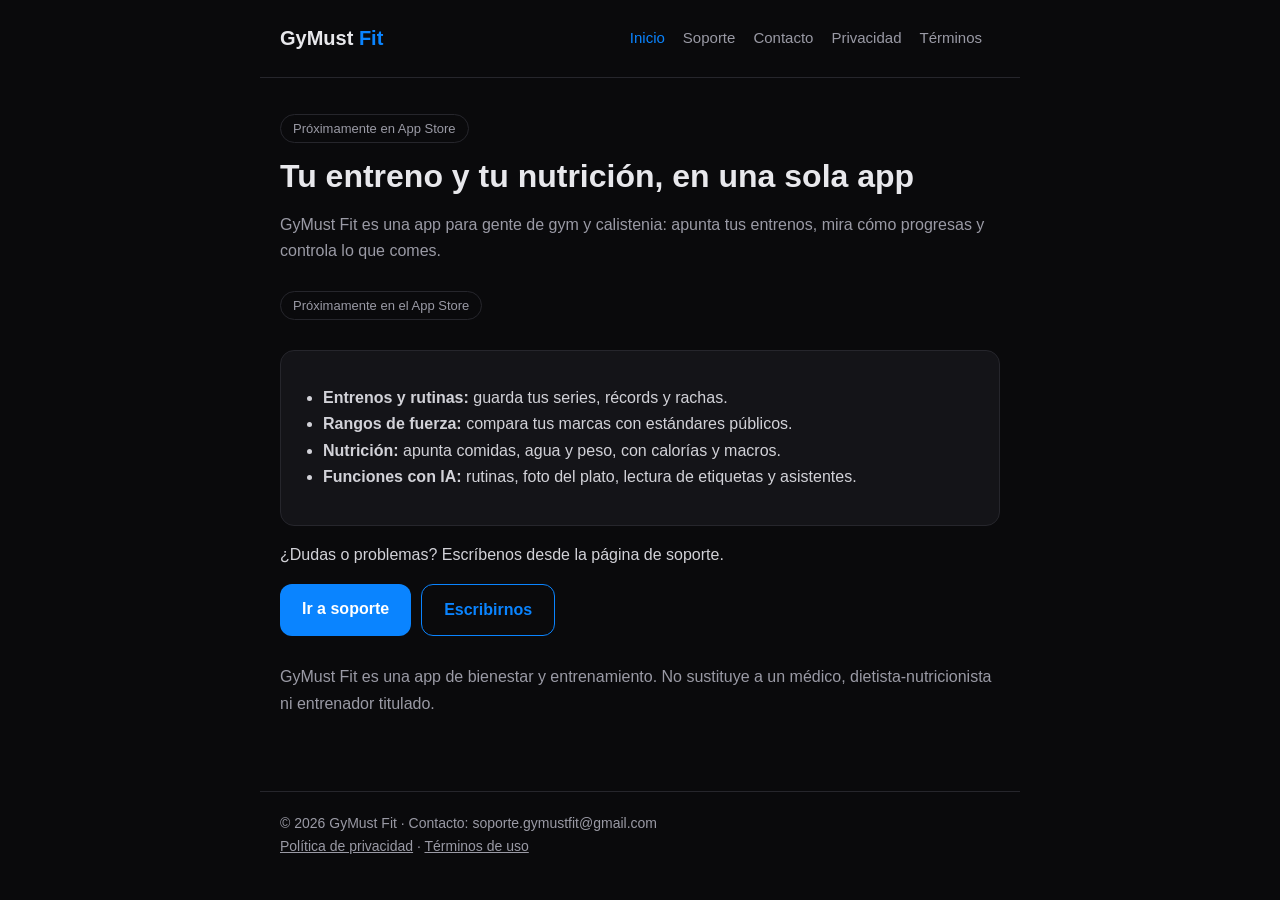
<file: index.html>
<!DOCTYPE html>
<html lang="es"><head><meta charset="utf-8"><meta name="viewport" content="width=device-width,initial-scale=1">
<title>Inicio · GyMust Fit</title><meta name="description" content="App de entrenamiento y nutrición para gente de gym y calistenia.">
<link rel="stylesheet" href="style.css"></head><body>
<header><a class="logo" href="index.html">GyMust <span>Fit</span></a><nav><a href="index.html" class=on>Inicio</a><a href="soporte.html">Soporte</a><a href="contacto.html">Contacto</a><a href="privacidad.html">Privacidad</a><a href="terminos.html">Términos</a></nav></header>
<main>
<span class="tag">Próximamente en App Store</span>
<h1>Tu entreno y tu nutrición, en una sola app</h1>
<p class="sub">GyMust Fit es una app para gente de gym y calistenia: apunta tus entrenos, mira cómo progresas y controla lo que comes.</p>
<!-- BOTÓN DE DESCARGA (provisional: solo texto, sin imitar la insignia de Apple). Cuando Apple apruebe la app: guardar la insignia oficial "Descargar en el App Store" (español, SVG, de las guías de marketing de Apple) como app-store-es.svg y sustituir este bloque por:
<a class="store-badge" href="URL-DE-LA-APP-EN-APP-STORE"><img src="app-store-es.svg" alt="Descargar en el App Store" height="48"></a> -->
<span class="tag">Próximamente en el App Store</span>
<div class="card"><ul>
<li><b>Entrenos y rutinas:</b> guarda tus series, récords y rachas.</li>
<li><b>Rangos de fuerza:</b> compara tus marcas con estándares públicos.</li>
<li><b>Nutrición:</b> apunta comidas, agua y peso, con calorías y macros.</li>
<li><b>Funciones con IA:</b> rutinas, foto del plato, lectura de etiquetas y asistentes.</li>
</ul></div>
<p>¿Dudas o problemas? Escríbenos desde la página de soporte.</p>
<div class="row"><a class="btn" href="soporte.html">Ir a soporte</a><a class="btn alt" href="contacto.html">Escribirnos</a></div>
<p class="sub" style="margin-top:28px">GyMust Fit es una app de bienestar y entrenamiento. No sustituye a un médico, dietista-nutricionista ni entrenador titulado.</p>
</main>
<footer>© 2026 GyMust Fit · Contacto: soporte.gymustfit@gmail.com<br><a href="privacidad.html">Política de privacidad</a> · <a href="terminos.html">Términos de uso</a></footer>
</body></html>
</file>
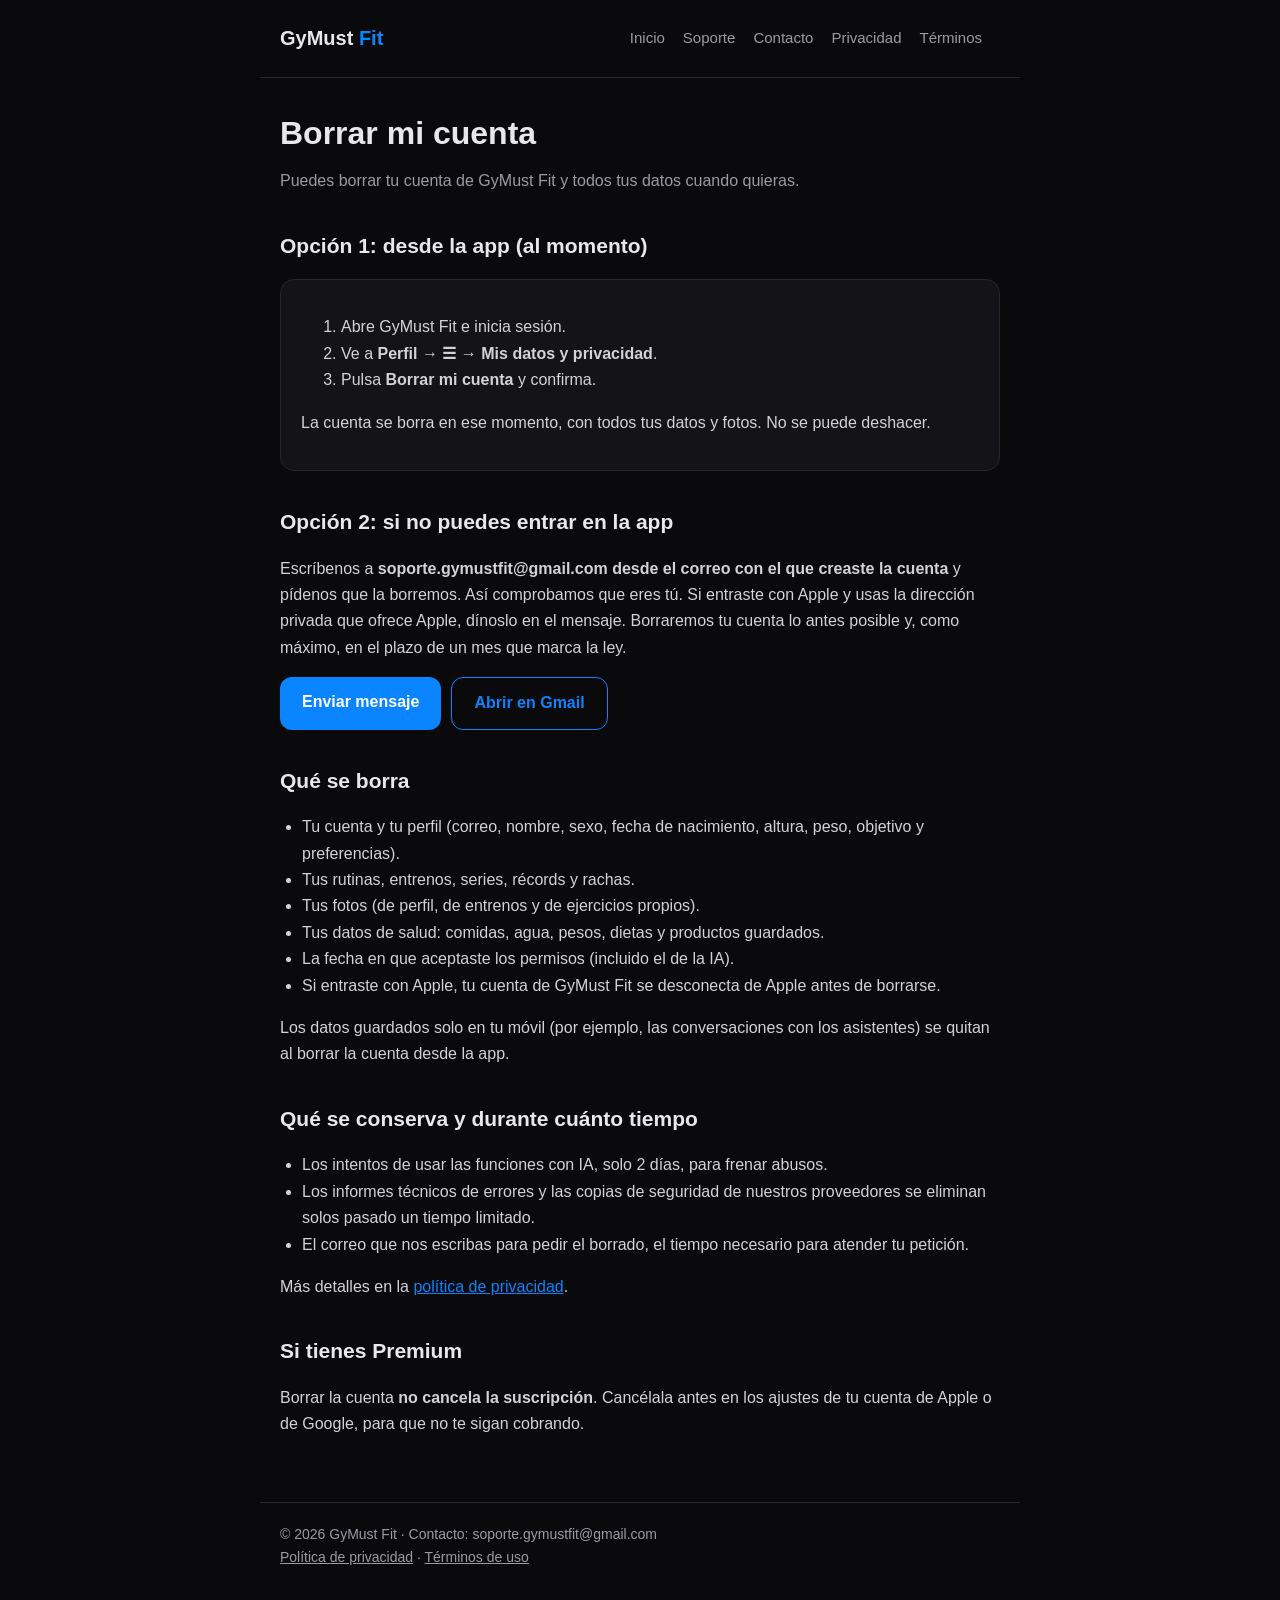
<file: borrar-cuenta.html>
<!DOCTYPE html>
<html lang="es"><head><meta charset="utf-8"><meta name="viewport" content="width=device-width,initial-scale=1">
<title>Borrar mi cuenta · GyMust Fit</title><meta name="description" content="Cómo borrar tu cuenta de GyMust Fit y qué datos se eliminan.">
<link rel="stylesheet" href="style.css"></head><body>
<header><a class="logo" href="index.html">GyMust <span>Fit</span></a><nav><a href="index.html">Inicio</a><a href="soporte.html">Soporte</a><a href="contacto.html">Contacto</a><a href="privacidad.html">Privacidad</a><a href="terminos.html">Términos</a></nav></header>
<main>
<h1>Borrar mi cuenta</h1>
<p class="sub">Puedes borrar tu cuenta de GyMust Fit y todos tus datos cuando quieras.</p>

<h2>Opción 1: desde la app (al momento)</h2>
<div class="card">
<ol>
<li>Abre GyMust Fit e inicia sesión.</li>
<li>Ve a <b>Perfil → ☰ → Mis datos y privacidad</b>.</li>
<li>Pulsa <b>Borrar mi cuenta</b> y confirma.</li>
</ol>
<p>La cuenta se borra en ese momento, con todos tus datos y fotos. No se puede deshacer.</p>
</div>

<h2>Opción 2: si no puedes entrar en la app</h2>
<p>Escríbenos a <b>soporte.gymustfit@gmail.com</b> <b>desde el correo con el que creaste la cuenta</b> y pídenos que la borremos. Así comprobamos que eres tú. Si entraste con Apple y usas la dirección privada que ofrece Apple, dínoslo en el mensaje. Borraremos tu cuenta lo antes posible y, como máximo, en el plazo de un mes que marca la ley.</p>
<div class="row">
<a class="btn" href="contacto.html">Enviar mensaje</a>
<a class="btn alt" href="https://mail.google.com/mail/?view=cm&amp;fs=1&amp;to=soporte.gymustfit@gmail.com&amp;su=Borrar%20mi%20cuenta%20de%20GyMust%20Fit" target="_blank" rel="noopener">Abrir en Gmail</a>
</div>

<h2>Qué se borra</h2>
<ul>
<li>Tu cuenta y tu perfil (correo, nombre, sexo, fecha de nacimiento, altura, peso, objetivo y preferencias).</li>
<li>Tus rutinas, entrenos, series, récords y rachas.</li>
<li>Tus fotos (de perfil, de entrenos y de ejercicios propios).</li>
<li>Tus datos de salud: comidas, agua, pesos, dietas y productos guardados.</li>
<li>La fecha en que aceptaste los permisos (incluido el de la IA).</li>
<li>Si entraste con Apple, tu cuenta de GyMust Fit se desconecta de Apple antes de borrarse.</li>
</ul>
<p>Los datos guardados solo en tu móvil (por ejemplo, las conversaciones con los asistentes) se quitan al borrar la cuenta desde la app.</p>

<h2>Qué se conserva y durante cuánto tiempo</h2>
<ul>
<li>Los intentos de usar las funciones con IA, solo 2 días, para frenar abusos.</li>
<li>Los informes técnicos de errores y las copias de seguridad de nuestros proveedores se eliminan solos pasado un tiempo limitado.</li>
<li>El correo que nos escribas para pedir el borrado, el tiempo necesario para atender tu petición.</li>
</ul>
<p>Más detalles en la <a href="privacidad.html">política de privacidad</a>.</p>

<h2>Si tienes Premium</h2>
<p>Borrar la cuenta <b>no cancela la suscripción</b>. Cancélala antes en los ajustes de tu cuenta de Apple o de Google, para que no te sigan cobrando.</p>
</main>
<footer>© 2026 GyMust Fit · Contacto: soporte.gymustfit@gmail.com<br><a href="privacidad.html">Política de privacidad</a> · <a href="terminos.html">Términos de uso</a></footer>
</body></html>
</file>
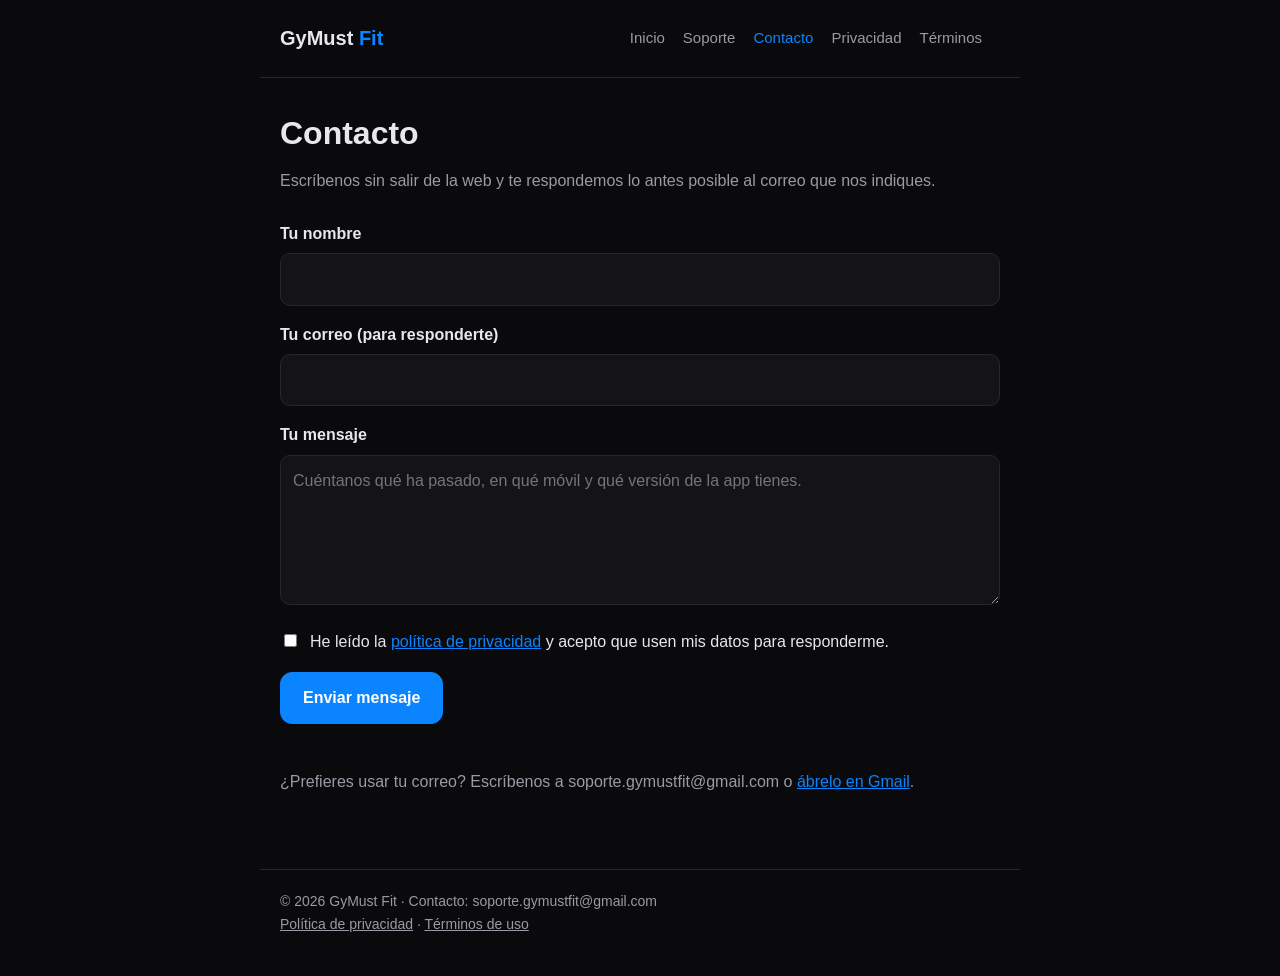
<file: contacto.html>
<!DOCTYPE html>
<html lang="es"><head><meta charset="utf-8"><meta name="viewport" content="width=device-width,initial-scale=1">
<title>Contacto · GyMust Fit</title><meta name="description" content="Contacta con el soporte de GyMust Fit.">
<link rel="stylesheet" href="style.css"></head><body>
<header><a class="logo" href="index.html">GyMust <span>Fit</span></a><nav><a href="index.html">Inicio</a><a href="soporte.html">Soporte</a><a href="contacto.html" class=on>Contacto</a><a href="privacidad.html">Privacidad</a><a href="terminos.html">Términos</a></nav></header>
<main>
<h1>Contacto</h1>
<p class="sub">Escríbenos sin salir de la web y te respondemos lo antes posible al correo que nos indiques.</p>
<div id="caja">
<form id="f" novalidate>
<label for="nombre">Tu nombre</label>
<input type="text" id="nombre" name="name" autocomplete="name" required maxlength="80">
<label for="email">Tu correo (para responderte)</label>
<input type="email" id="email" name="email" autocomplete="email" required maxlength="120">
<label for="mensaje">Tu mensaje</label>
<textarea id="mensaje" name="message" required maxlength="3000" placeholder="Cuéntanos qué ha pasado, en qué móvil y qué versión de la app tienes."></textarea>
<div class="hp" aria-hidden="true"><label>No rellenar<input type="text" name="_honey" tabindex="-1" autocomplete="off"></label></div>
<label class="chk"><input type="checkbox" id="acepto" required><span>He leído la <a href="privacidad.html" target="_blank" rel="noopener">política de privacidad</a> y acepto que usen mis datos para responderme.</span></label>
<button class="btn" type="submit" id="enviar">Enviar mensaje</button>
<p class="err" id="err" role="alert"></p>
</form>
</div>
<p class="sub">¿Prefieres usar tu correo? Escríbenos a soporte.gymustfit@gmail.com o <a href="https://mail.google.com/mail/?view=cm&amp;fs=1&amp;to=soporte.gymustfit@gmail.com&amp;su=Soporte%20GyMust%20Fit" target="_blank" rel="noopener">ábrelo en Gmail</a>.</p>
<script>
(function(){
var f=document.getElementById("f"),err=document.getElementById("err"),btn=document.getElementById("enviar"),caja=document.getElementById("caja");
f.addEventListener("submit",function(ev){
ev.preventDefault();err.textContent="";
var n=f.name.value.trim(),e=f.email.value.trim(),m=f.message.value.trim();
if(f._honey.value){return;}
if(!n||!e||!m){err.textContent="Rellena tu nombre, tu correo y el mensaje.";return;}
if(!/^[^@\s]+@[^@\s]+\.[^@\s]+$/.test(e)){err.textContent="El correo no parece válido.";return;}
if(!document.getElementById("acepto").checked){err.textContent="Tienes que aceptar la política de privacidad.";return;}
btn.disabled=true;btn.textContent="Enviando…";
fetch("https://formsubmit.co/ajax/soporte.gymustfit@gmail.com",{method:"POST",headers:{"Content-Type":"application/json","Accept":"application/json"},
body:JSON.stringify({name:n,email:e,message:m,_subject:"Mensaje desde la web de GyMust Fit",_template:"table"})})
.then(function(r){if(!r.ok)throw new Error("http");return r.json();})
.then(function(){caja.innerHTML='<div class="done"><b>¡Mensaje enviado!</b><br>Te responderemos lo antes posible al correo que nos has dado.</div>';})
.catch(function(){btn.disabled=false;btn.textContent="Enviar mensaje";err.textContent="No se ha podido enviar. Inténtalo de nuevo o escríbenos a soporte.gymustfit@gmail.com.";});
});
})();
</script>
</main>
<footer>© 2026 GyMust Fit · Contacto: soporte.gymustfit@gmail.com<br><a href="privacidad.html">Política de privacidad</a> · <a href="terminos.html">Términos de uso</a></footer>
</body></html>
</file>
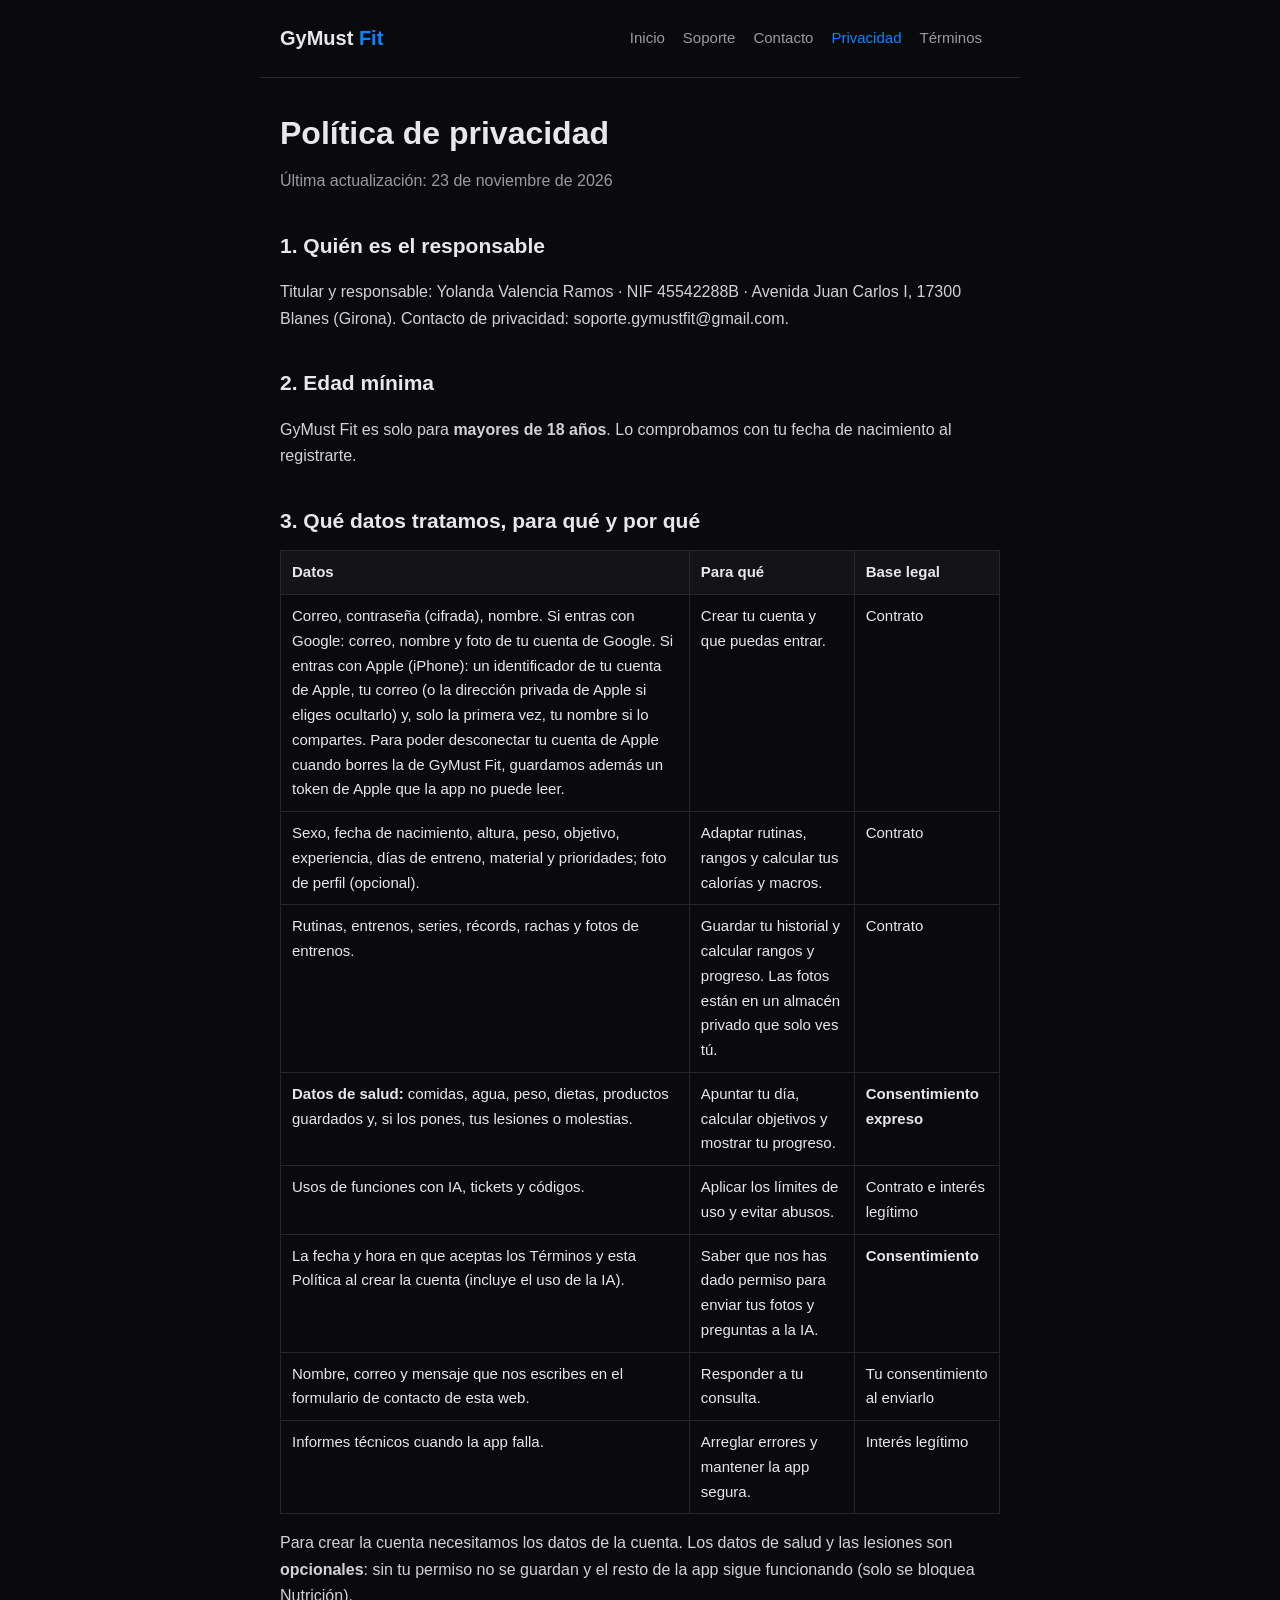
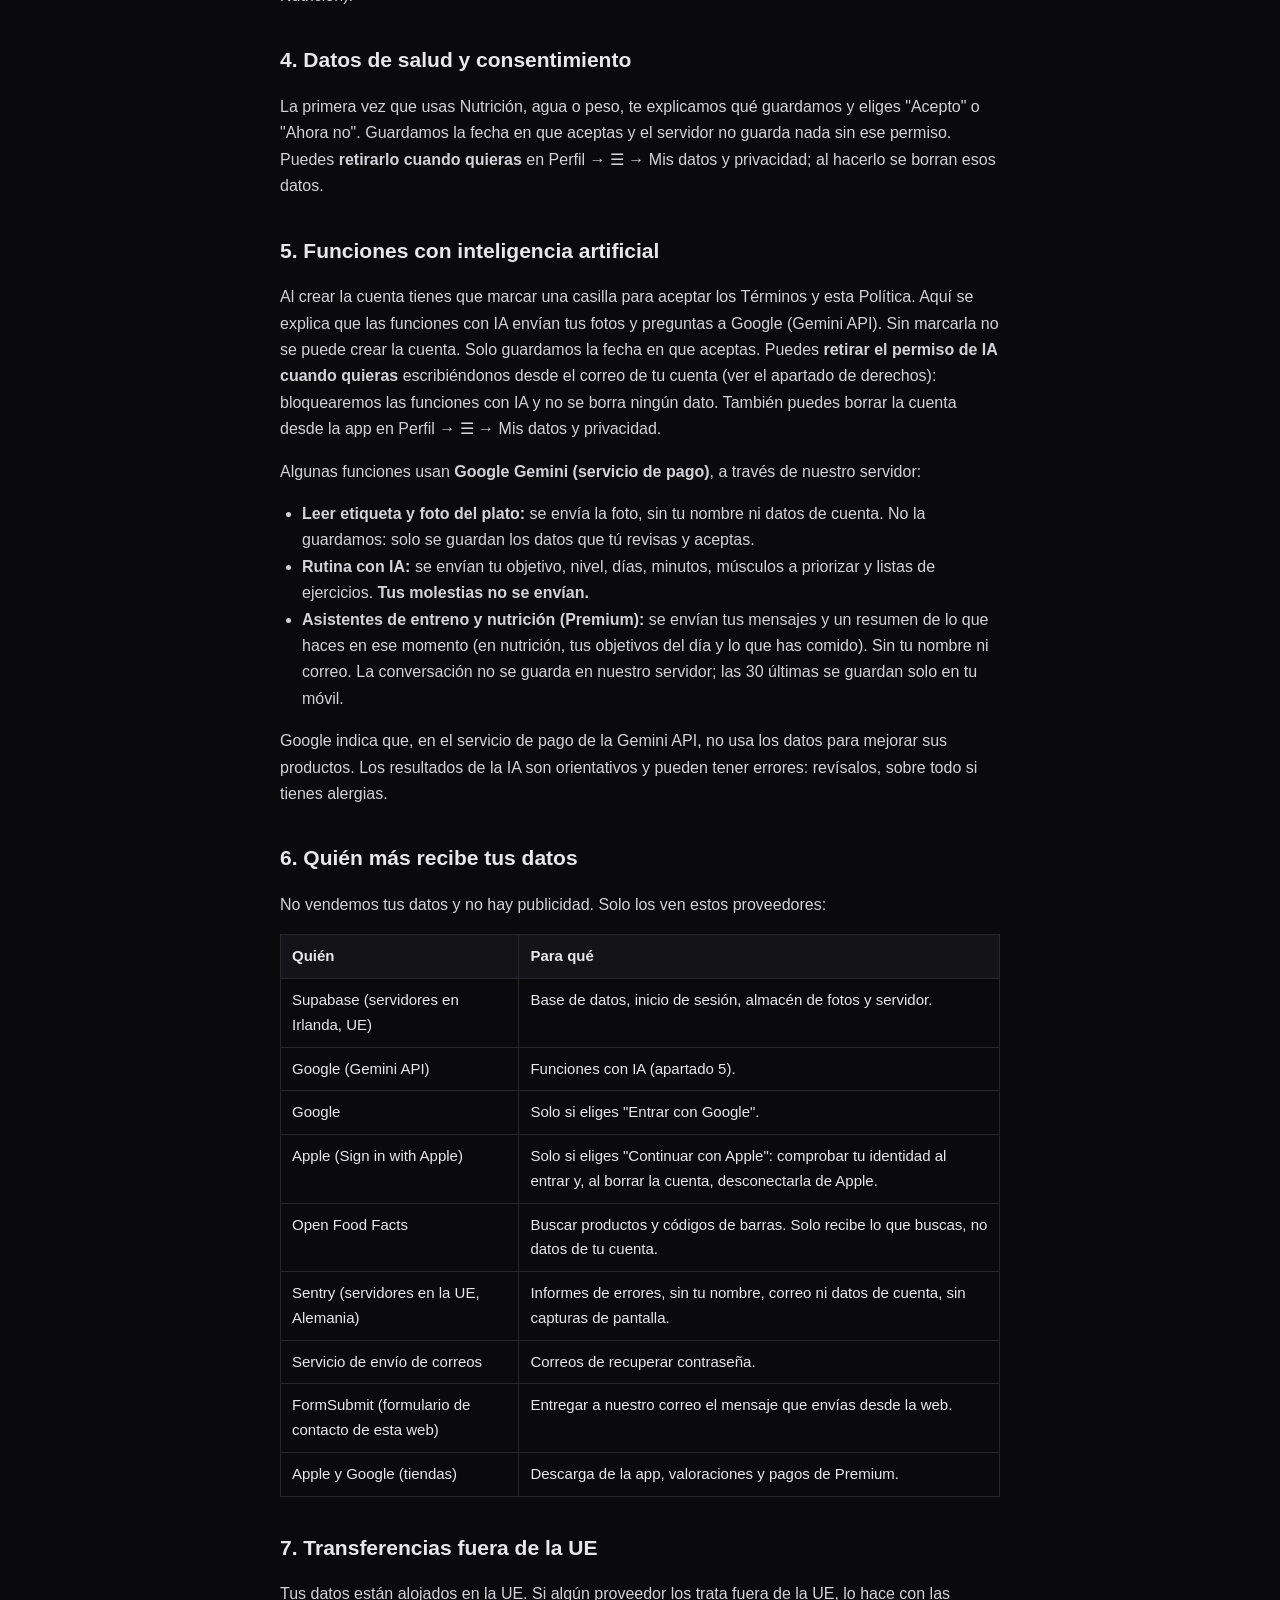
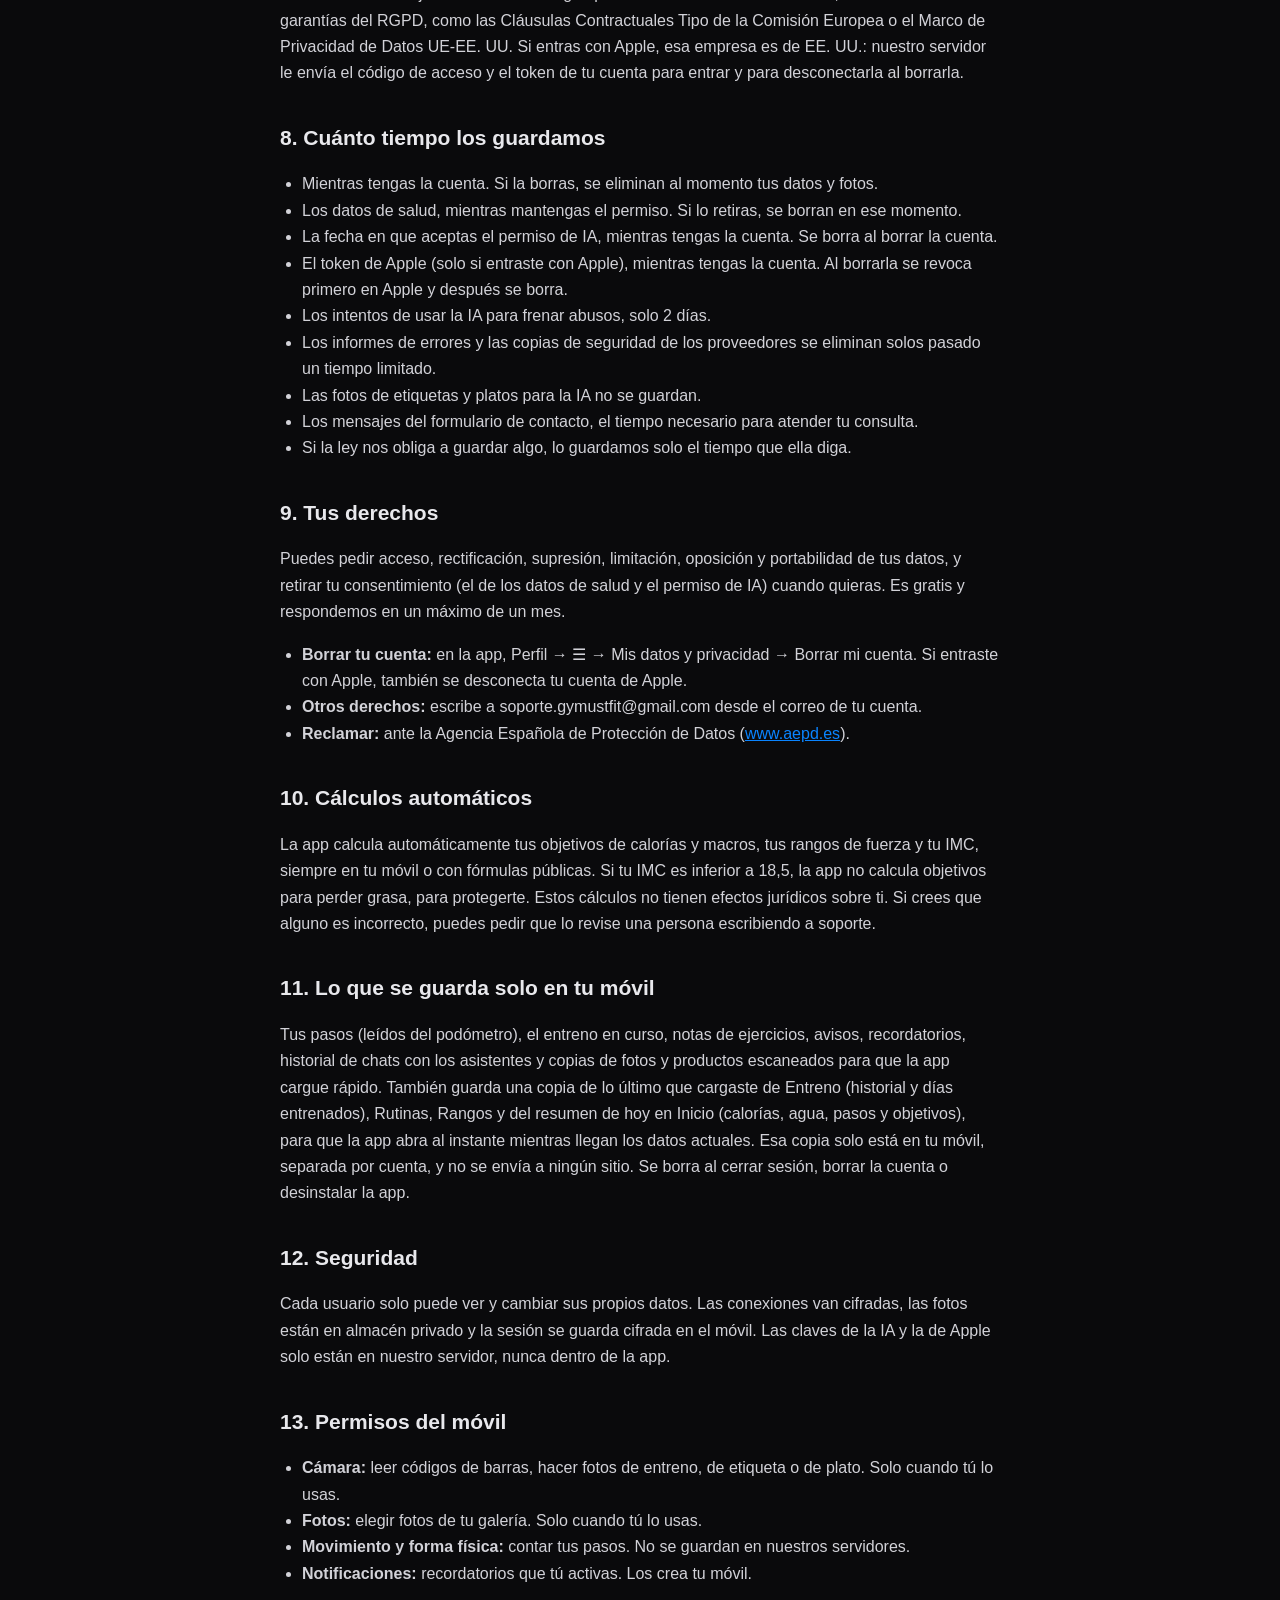
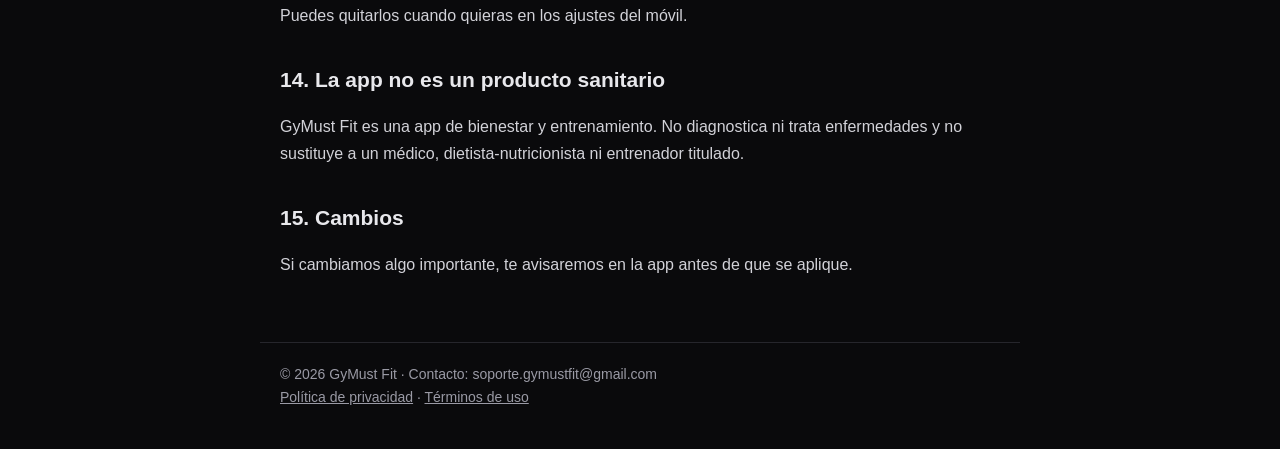
<file: privacidad.html>
<!DOCTYPE html>
<html lang="es"><head><meta charset="utf-8"><meta name="viewport" content="width=device-width,initial-scale=1">
<title>Política de privacidad · GyMust Fit</title><meta name="description" content="Política de privacidad de GyMust Fit.">
<link rel="stylesheet" href="style.css"></head><body>
<header><a class="logo" href="index.html">GyMust <span>Fit</span></a><nav><a href="index.html">Inicio</a><a href="soporte.html">Soporte</a><a href="contacto.html">Contacto</a><a href="privacidad.html" class=on>Privacidad</a><a href="terminos.html">Términos</a></nav></header>
<main>
<h1>Política de privacidad</h1>
<p class="sub">Última actualización: 23 de noviembre de 2026</p>
<h2>1. Quién es el responsable</h2>
<p>Titular y responsable: Yolanda Valencia Ramos · NIF 45542288B · Avenida Juan Carlos I, 17300 Blanes (Girona). Contacto de privacidad: soporte.gymustfit@gmail.com.</p>
<h2>2. Edad mínima</h2>
<p>GyMust Fit es solo para <b>mayores de 18 años</b>. Lo comprobamos con tu fecha de nacimiento al registrarte.</p>
<h2>3. Qué datos tratamos, para qué y por qué</h2>
<table><tr><th>Datos</th><th>Para qué</th><th>Base legal</th></tr>
<tr><td>Correo, contraseña (cifrada), nombre. Si entras con Google: correo, nombre y foto de tu cuenta de Google. Si entras con Apple (iPhone): un identificador de tu cuenta de Apple, tu correo (o la dirección privada de Apple si eliges ocultarlo) y, solo la primera vez, tu nombre si lo compartes. Para poder desconectar tu cuenta de Apple cuando borres la de GyMust Fit, guardamos además un token de Apple que la app no puede leer.</td><td>Crear tu cuenta y que puedas entrar.</td><td>Contrato</td></tr>
<tr><td>Sexo, fecha de nacimiento, altura, peso, objetivo, experiencia, días de entreno, material y prioridades; foto de perfil (opcional).</td><td>Adaptar rutinas, rangos y calcular tus calorías y macros.</td><td>Contrato</td></tr>
<tr><td>Rutinas, entrenos, series, récords, rachas y fotos de entrenos.</td><td>Guardar tu historial y calcular rangos y progreso. Las fotos están en un almacén privado que solo ves tú.</td><td>Contrato</td></tr>
<tr><td><b>Datos de salud:</b> comidas, agua, peso, dietas, productos guardados y, si los pones, tus lesiones o molestias.</td><td>Apuntar tu día, calcular objetivos y mostrar tu progreso.</td><td><b>Consentimiento expreso</b></td></tr>
<tr><td>Usos de funciones con IA, tickets y códigos.</td><td>Aplicar los límites de uso y evitar abusos.</td><td>Contrato e interés legítimo</td></tr>
<tr><td>La fecha y hora en que aceptas los Términos y esta Política al crear la cuenta (incluye el uso de la IA).</td><td>Saber que nos has dado permiso para enviar tus fotos y preguntas a la IA.</td><td><b>Consentimiento</b></td></tr>
<tr><td>Nombre, correo y mensaje que nos escribes en el formulario de contacto de esta web.</td><td>Responder a tu consulta.</td><td>Tu consentimiento al enviarlo</td></tr>
<tr><td>Informes técnicos cuando la app falla.</td><td>Arreglar errores y mantener la app segura.</td><td>Interés legítimo</td></tr></table>
<p>Para crear la cuenta necesitamos los datos de la cuenta. Los datos de salud y las lesiones son <b>opcionales</b>: sin tu permiso no se guardan y el resto de la app sigue funcionando (solo se bloquea Nutrición).</p>
<h2>4. Datos de salud y consentimiento</h2>
<p>La primera vez que usas Nutrición, agua o peso, te explicamos qué guardamos y eliges "Acepto" o "Ahora no". Guardamos la fecha en que aceptas y el servidor no guarda nada sin ese permiso. Puedes <b>retirarlo cuando quieras</b> en Perfil → ☰ → Mis datos y privacidad; al hacerlo se borran esos datos.</p>
<h2>5. Funciones con inteligencia artificial</h2>
<p>Al crear la cuenta tienes que marcar una casilla para aceptar los Términos y esta Política. Aquí se explica que las funciones con IA envían tus fotos y preguntas a Google (Gemini API). Sin marcarla no se puede crear la cuenta. Solo guardamos la fecha en que aceptas. Puedes <b>retirar el permiso de IA cuando quieras</b> escribiéndonos desde el correo de tu cuenta (ver el apartado de derechos): bloquearemos las funciones con IA y no se borra ningún dato. También puedes borrar la cuenta desde la app en Perfil → ☰ → Mis datos y privacidad.</p>
<p>Algunas funciones usan <b>Google Gemini (servicio de pago)</b>, a través de nuestro servidor:</p>
<ul>
<li><b>Leer etiqueta y foto del plato:</b> se envía la foto, sin tu nombre ni datos de cuenta. No la guardamos: solo se guardan los datos que tú revisas y aceptas.</li>
<li><b>Rutina con IA:</b> se envían tu objetivo, nivel, días, minutos, músculos a priorizar y listas de ejercicios. <b>Tus molestias no se envían.</b></li>
<li><b>Asistentes de entreno y nutrición (Premium):</b> se envían tus mensajes y un resumen de lo que haces en ese momento (en nutrición, tus objetivos del día y lo que has comido). Sin tu nombre ni correo. La conversación no se guarda en nuestro servidor; las 30 últimas se guardan solo en tu móvil.</li></ul>
<p>Google indica que, en el servicio de pago de la Gemini API, no usa los datos para mejorar sus productos. Los resultados de la IA son orientativos y pueden tener errores: revísalos, sobre todo si tienes alergias.</p>
<h2>6. Quién más recibe tus datos</h2>
<p>No vendemos tus datos y no hay publicidad. Solo los ven estos proveedores:</p>
<table><tr><th>Quién</th><th>Para qué</th></tr>
<tr><td>Supabase (servidores en Irlanda, UE)</td><td>Base de datos, inicio de sesión, almacén de fotos y servidor.</td></tr>
<tr><td>Google (Gemini API)</td><td>Funciones con IA (apartado 5).</td></tr>
<tr><td>Google</td><td>Solo si eliges "Entrar con Google".</td></tr>
<tr><td>Apple (Sign in with Apple)</td><td>Solo si eliges "Continuar con Apple": comprobar tu identidad al entrar y, al borrar la cuenta, desconectarla de Apple.</td></tr>
<tr><td>Open Food Facts</td><td>Buscar productos y códigos de barras. Solo recibe lo que buscas, no datos de tu cuenta.</td></tr>
<tr><td>Sentry (servidores en la UE, Alemania)</td><td>Informes de errores, sin tu nombre, correo ni datos de cuenta, sin capturas de pantalla.</td></tr>
<tr><td>Servicio de envío de correos</td><td>Correos de recuperar contraseña.</td></tr>
<tr><td>FormSubmit (formulario de contacto de esta web)</td><td>Entregar a nuestro correo el mensaje que envías desde la web.</td></tr>
<tr><td>Apple y Google (tiendas)</td><td>Descarga de la app, valoraciones y pagos de Premium.</td></tr></table>
<h2>7. Transferencias fuera de la UE</h2>
<p>Tus datos están alojados en la UE. Si algún proveedor los trata fuera de la UE, lo hace con las garantías del RGPD, como las Cláusulas Contractuales Tipo de la Comisión Europea o el Marco de Privacidad de Datos UE-EE. UU. Si entras con Apple, esa empresa es de EE. UU.: nuestro servidor le envía el código de acceso y el token de tu cuenta para entrar y para desconectarla al borrarla.</p>
<h2>8. Cuánto tiempo los guardamos</h2>
<ul>
<li>Mientras tengas la cuenta. Si la borras, se eliminan al momento tus datos y fotos.</li>
<li>Los datos de salud, mientras mantengas el permiso. Si lo retiras, se borran en ese momento.</li>
<li>La fecha en que aceptas el permiso de IA, mientras tengas la cuenta. Se borra al borrar la cuenta.</li>
<li>El token de Apple (solo si entraste con Apple), mientras tengas la cuenta. Al borrarla se revoca primero en Apple y después se borra.</li>
<li>Los intentos de usar la IA para frenar abusos, solo 2 días.</li>
<li>Los informes de errores y las copias de seguridad de los proveedores se eliminan solos pasado un tiempo limitado.</li>
<li>Las fotos de etiquetas y platos para la IA no se guardan.</li>
<li>Los mensajes del formulario de contacto, el tiempo necesario para atender tu consulta.</li>
<li>Si la ley nos obliga a guardar algo, lo guardamos solo el tiempo que ella diga.</li></ul>
<h2>9. Tus derechos</h2>
<p>Puedes pedir acceso, rectificación, supresión, limitación, oposición y portabilidad de tus datos, y retirar tu consentimiento (el de los datos de salud y el permiso de IA) cuando quieras. Es gratis y respondemos en un máximo de un mes.</p>
<ul><li><b>Borrar tu cuenta:</b> en la app, Perfil → ☰ → Mis datos y privacidad → Borrar mi cuenta. Si entraste con Apple, también se desconecta tu cuenta de Apple.</li>
<li><b>Otros derechos:</b> escribe a soporte.gymustfit@gmail.com desde el correo de tu cuenta.</li>
<li><b>Reclamar:</b> ante la Agencia Española de Protección de Datos (<a href="https://www.aepd.es">www.aepd.es</a>).</li></ul>
<h2>10. Cálculos automáticos</h2>
<p>La app calcula automáticamente tus objetivos de calorías y macros, tus rangos de fuerza y tu IMC, siempre en tu móvil o con fórmulas públicas. Si tu IMC es inferior a 18,5, la app no calcula objetivos para perder grasa, para protegerte. Estos cálculos no tienen efectos jurídicos sobre ti. Si crees que alguno es incorrecto, puedes pedir que lo revise una persona escribiendo a soporte.</p>
<h2>11. Lo que se guarda solo en tu móvil</h2>
<p>Tus pasos (leídos del podómetro), el entreno en curso, notas de ejercicios, avisos, recordatorios, historial de chats con los asistentes y copias de fotos y productos escaneados para que la app cargue rápido. También guarda una copia de lo último que cargaste de Entreno (historial y días entrenados), Rutinas, Rangos y del resumen de hoy en Inicio (calorías, agua, pasos y objetivos), para que la app abra al instante mientras llegan los datos actuales. Esa copia solo está en tu móvil, separada por cuenta, y no se envía a ningún sitio. Se borra al cerrar sesión, borrar la cuenta o desinstalar la app.</p>
<h2>12. Seguridad</h2>
<p>Cada usuario solo puede ver y cambiar sus propios datos. Las conexiones van cifradas, las fotos están en almacén privado y la sesión se guarda cifrada en el móvil. Las claves de la IA y la de Apple solo están en nuestro servidor, nunca dentro de la app.</p>
<h2>13. Permisos del móvil</h2>
<ul><li><b>Cámara:</b> leer códigos de barras, hacer fotos de entreno, de etiqueta o de plato. Solo cuando tú lo usas.</li>
<li><b>Fotos:</b> elegir fotos de tu galería. Solo cuando tú lo usas.</li>
<li><b>Movimiento y forma física:</b> contar tus pasos. No se guardan en nuestros servidores.</li>
<li><b>Notificaciones:</b> recordatorios que tú activas. Los crea tu móvil.</li></ul>
<p>Puedes quitarlos cuando quieras en los ajustes del móvil.</p>
<h2>14. La app no es un producto sanitario</h2>
<p>GyMust Fit es una app de bienestar y entrenamiento. No diagnostica ni trata enfermedades y no sustituye a un médico, dietista-nutricionista ni entrenador titulado.</p>
<h2>15. Cambios</h2>
<p>Si cambiamos algo importante, te avisaremos en la app antes de que se aplique.</p>
</main>
<footer>© 2026 GyMust Fit · Contacto: soporte.gymustfit@gmail.com<br><a href="privacidad.html">Política de privacidad</a> · <a href="terminos.html">Términos de uso</a></footer>
</body></html>
</file>
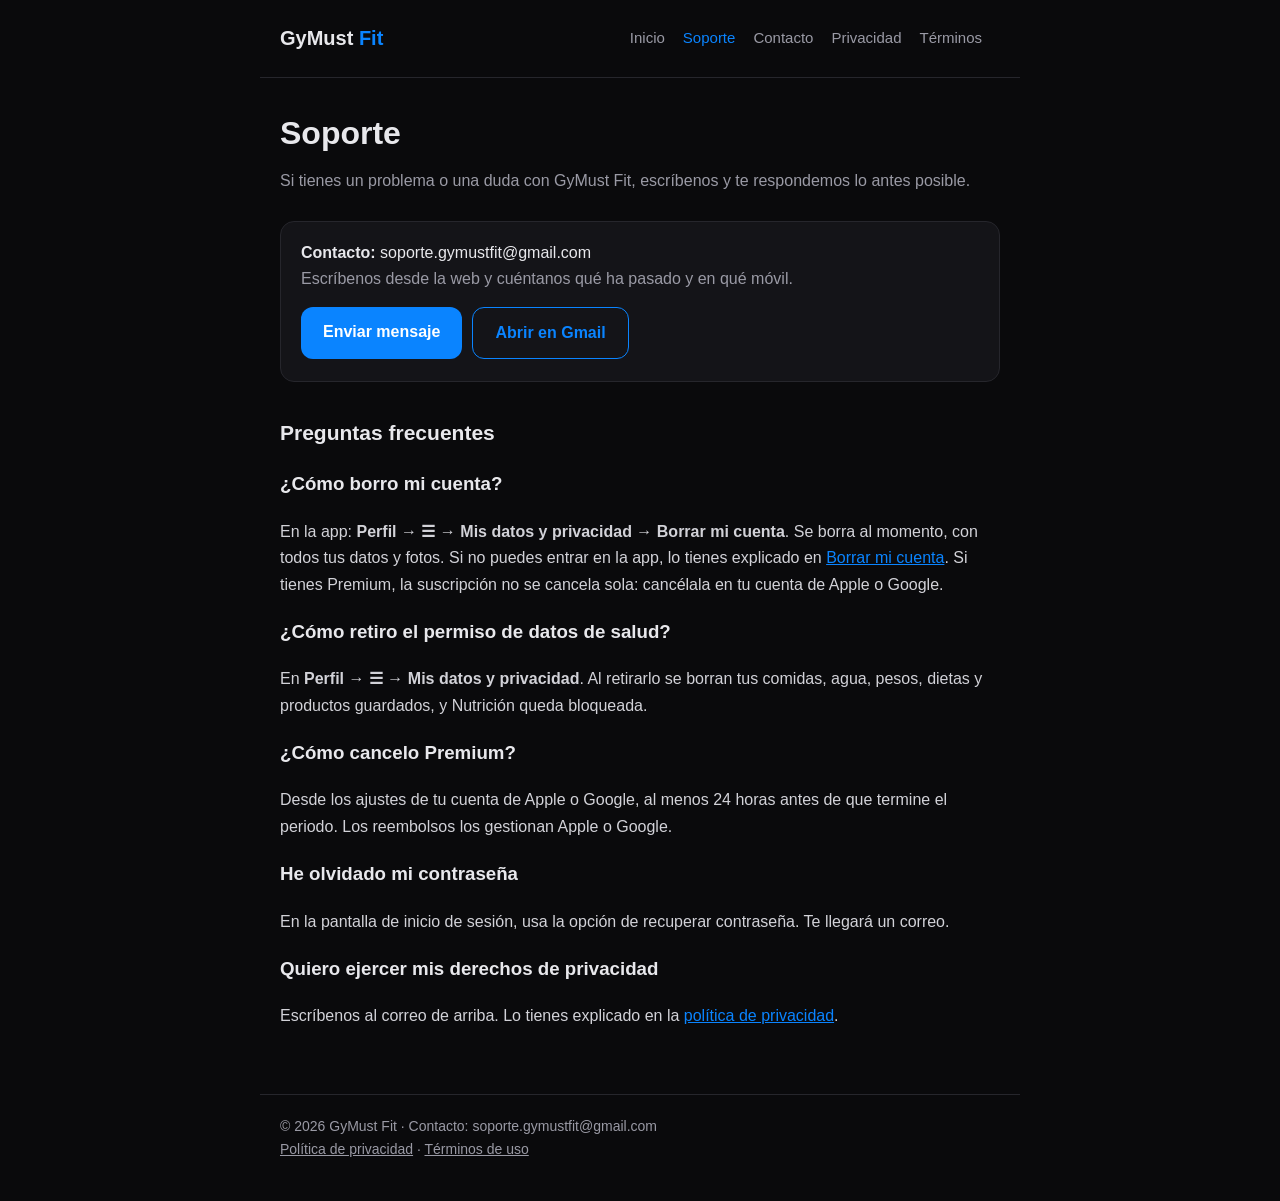
<file: soporte.html>
<!DOCTYPE html>
<html lang="es"><head><meta charset="utf-8"><meta name="viewport" content="width=device-width,initial-scale=1">
<title>Soporte · GyMust Fit</title><meta name="description" content="Soporte de GyMust Fit: contacto y preguntas frecuentes.">
<link rel="stylesheet" href="style.css"></head><body>
<header><a class="logo" href="index.html">GyMust <span>Fit</span></a><nav><a href="index.html">Inicio</a><a href="soporte.html" class=on>Soporte</a><a href="contacto.html">Contacto</a><a href="privacidad.html">Privacidad</a><a href="terminos.html">Términos</a></nav></header>
<main>
<h1>Soporte</h1>
<p class="sub">Si tienes un problema o una duda con GyMust Fit, escríbenos y te respondemos lo antes posible.</p>
<div class="card"><b>Contacto:</b> soporte.gymustfit@gmail.com<br>
<span style="color:var(--mut)">Escríbenos desde la web y cuéntanos qué ha pasado y en qué móvil.</span>
<div class="row">
<a class="btn" href="contacto.html">Enviar mensaje</a>
<a class="btn alt" href="https://mail.google.com/mail/?view=cm&amp;fs=1&amp;to=soporte.gymustfit@gmail.com&amp;su=Soporte%20GyMust%20Fit" target="_blank" rel="noopener">Abrir en Gmail</a>
</div></div>
<h2>Preguntas frecuentes</h2>
<h3>¿Cómo borro mi cuenta?</h3>
<p>En la app: <b>Perfil → ☰ → Mis datos y privacidad → Borrar mi cuenta</b>. Se borra al momento, con todos tus datos y fotos. Si no puedes entrar en la app, lo tienes explicado en <a href="borrar-cuenta.html">Borrar mi cuenta</a>. Si tienes Premium, la suscripción no se cancela sola: cancélala en tu cuenta de Apple o Google.</p>
<h3>¿Cómo retiro el permiso de datos de salud?</h3>
<p>En <b>Perfil → ☰ → Mis datos y privacidad</b>. Al retirarlo se borran tus comidas, agua, pesos, dietas y productos guardados, y Nutrición queda bloqueada.</p>
<h3>¿Cómo cancelo Premium?</h3>
<p>Desde los ajustes de tu cuenta de Apple o Google, al menos 24 horas antes de que termine el periodo. Los reembolsos los gestionan Apple o Google.</p>
<h3>He olvidado mi contraseña</h3>
<p>En la pantalla de inicio de sesión, usa la opción de recuperar contraseña. Te llegará un correo.</p>
<h3>Quiero ejercer mis derechos de privacidad</h3>
<p>Escríbenos al correo de arriba. Lo tienes explicado en la <a href="privacidad.html">política de privacidad</a>.</p>
</main>
<footer>© 2026 GyMust Fit · Contacto: soporte.gymustfit@gmail.com<br><a href="privacidad.html">Política de privacidad</a> · <a href="terminos.html">Términos de uso</a></footer>
</body></html>
</file>
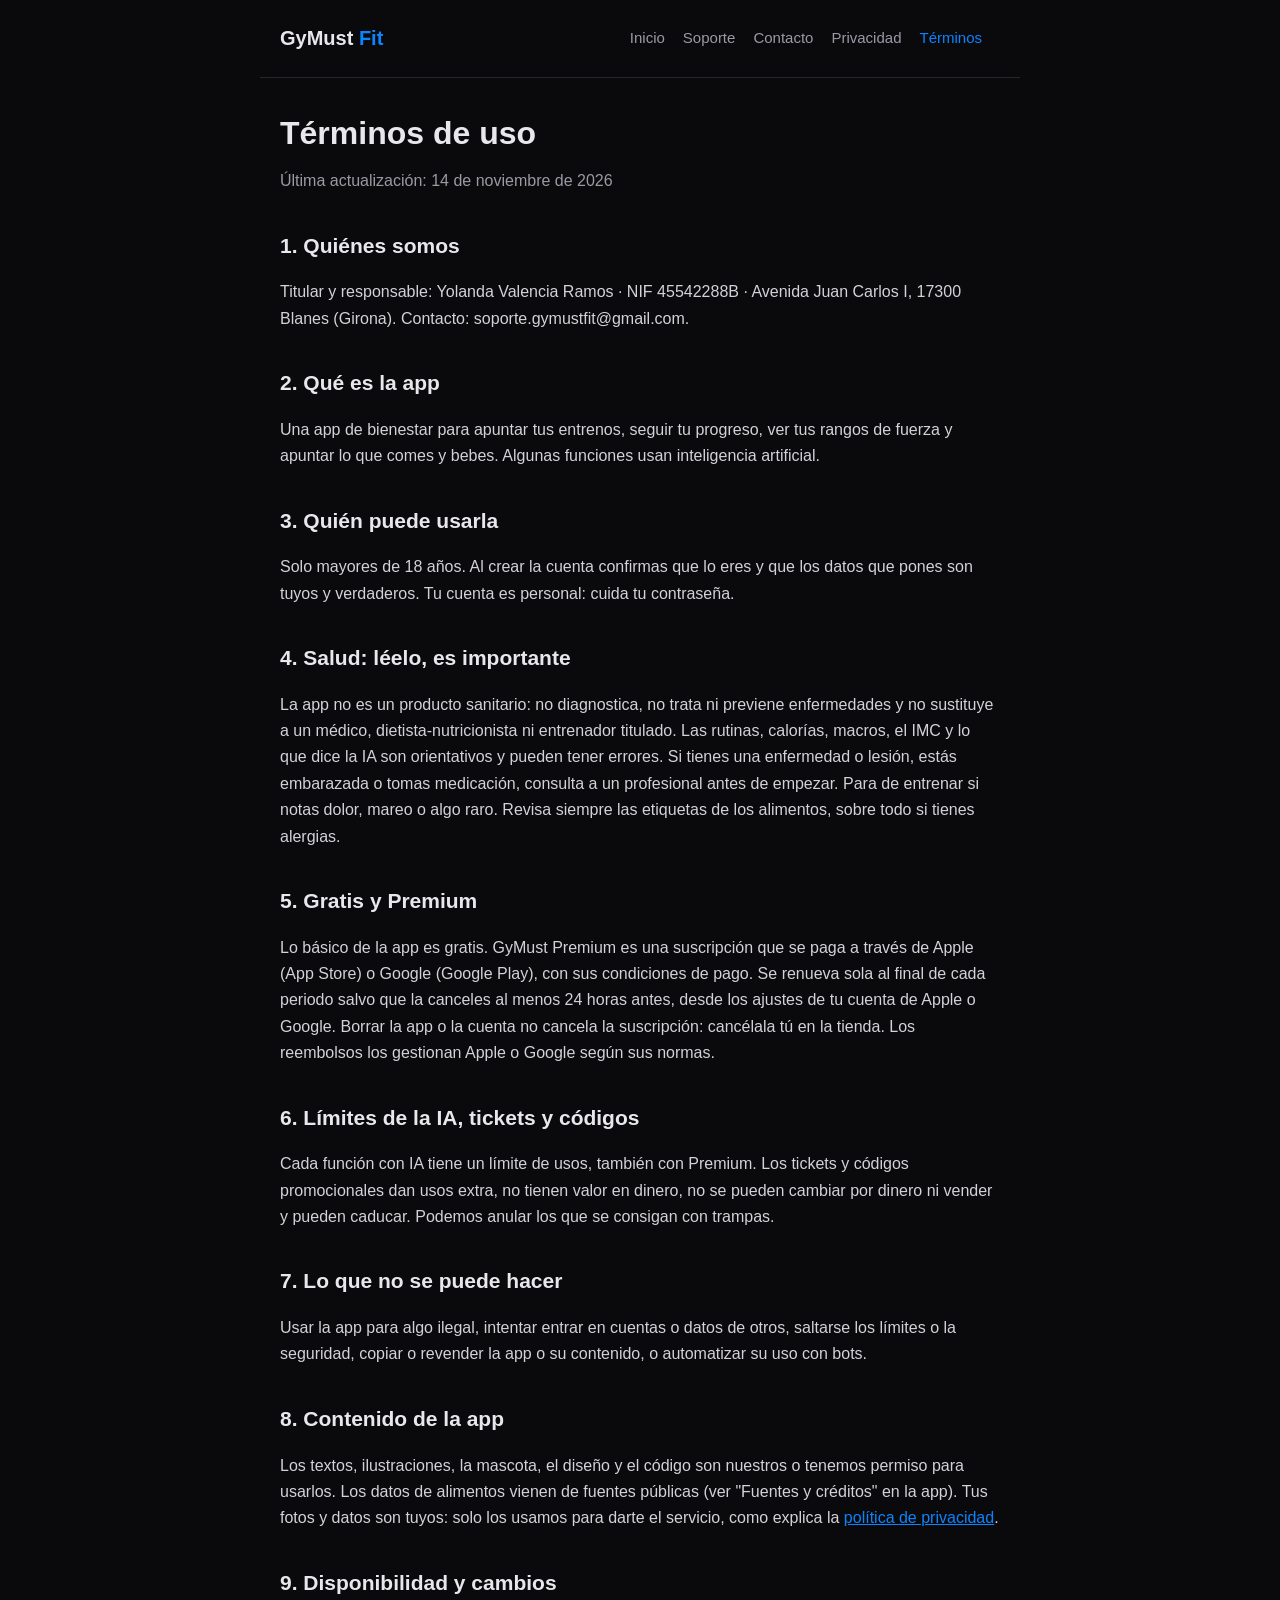
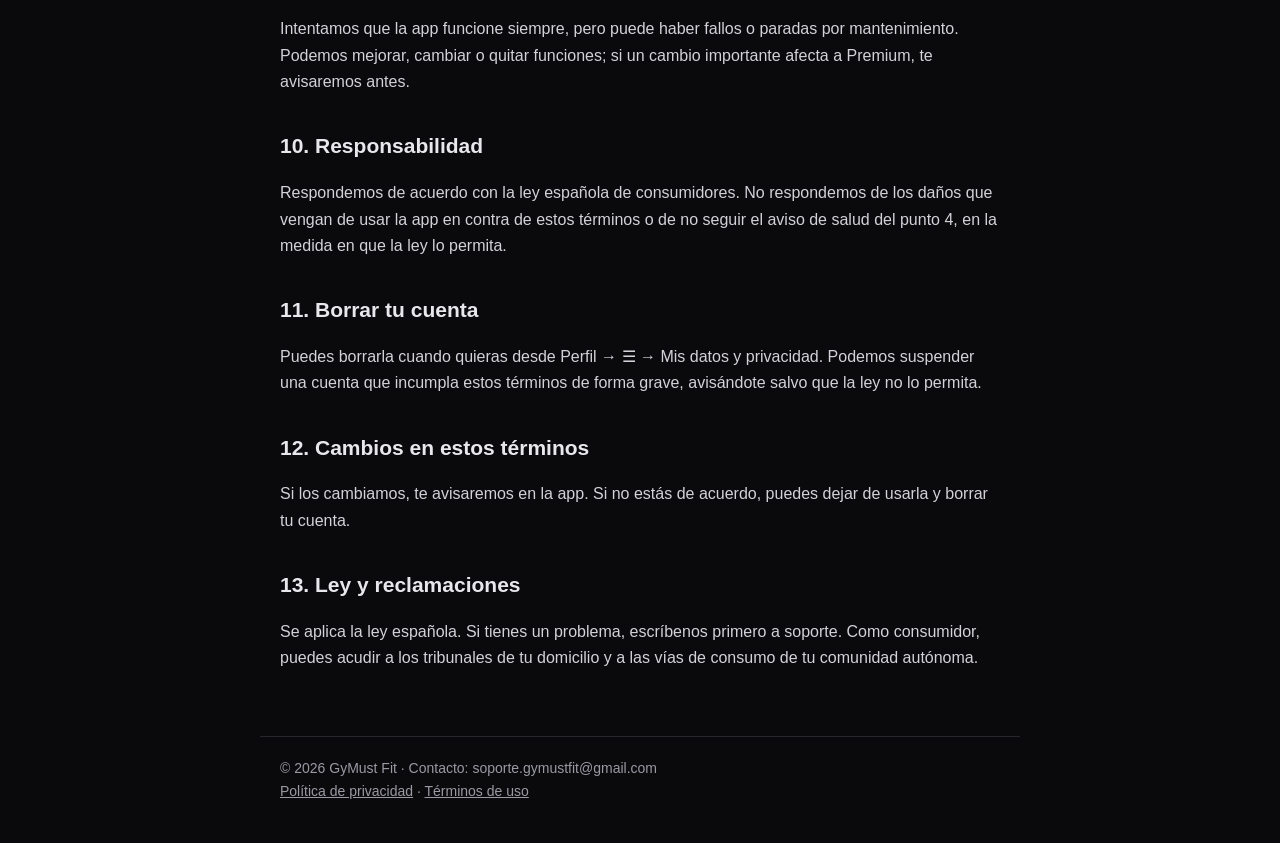
<file: terminos.html>
<!DOCTYPE html>
<html lang="es"><head><meta charset="utf-8"><meta name="viewport" content="width=device-width,initial-scale=1">
<title>Términos de uso · GyMust Fit</title><meta name="description" content="Términos de uso de GyMust Fit.">
<link rel="stylesheet" href="style.css"></head><body>
<header><a class="logo" href="index.html">GyMust <span>Fit</span></a><nav><a href="index.html">Inicio</a><a href="soporte.html">Soporte</a><a href="contacto.html">Contacto</a><a href="privacidad.html">Privacidad</a><a href="terminos.html" class=on>Términos</a></nav></header>
<main>
<h1>Términos de uso</h1>
<p class="sub">Última actualización: 14 de noviembre de 2026</p>
<h2>1. Quiénes somos</h2><p>Titular y responsable: Yolanda Valencia Ramos · NIF 45542288B · Avenida Juan Carlos I, 17300 Blanes (Girona). Contacto: soporte.gymustfit@gmail.com.</p>
<h2>2. Qué es la app</h2><p>Una app de bienestar para apuntar tus entrenos, seguir tu progreso, ver tus rangos de fuerza y apuntar lo que comes y bebes. Algunas funciones usan inteligencia artificial.</p>
<h2>3. Quién puede usarla</h2><p>Solo mayores de 18 años. Al crear la cuenta confirmas que lo eres y que los datos que pones son tuyos y verdaderos. Tu cuenta es personal: cuida tu contraseña.</p>
<h2>4. Salud: léelo, es importante</h2><p>La app no es un producto sanitario: no diagnostica, no trata ni previene enfermedades y no sustituye a un médico, dietista-nutricionista ni entrenador titulado. Las rutinas, calorías, macros, el IMC y lo que dice la IA son orientativos y pueden tener errores. Si tienes una enfermedad o lesión, estás embarazada o tomas medicación, consulta a un profesional antes de empezar. Para de entrenar si notas dolor, mareo o algo raro. Revisa siempre las etiquetas de los alimentos, sobre todo si tienes alergias.</p>
<h2>5. Gratis y Premium</h2><p>Lo básico de la app es gratis. GyMust Premium es una suscripción que se paga a través de Apple (App Store) o Google (Google Play), con sus condiciones de pago. Se renueva sola al final de cada periodo salvo que la canceles al menos 24 horas antes, desde los ajustes de tu cuenta de Apple o Google. Borrar la app o la cuenta no cancela la suscripción: cancélala tú en la tienda. Los reembolsos los gestionan Apple o Google según sus normas.</p>
<h2>6. Límites de la IA, tickets y códigos</h2><p>Cada función con IA tiene un límite de usos, también con Premium. Los tickets y códigos promocionales dan usos extra, no tienen valor en dinero, no se pueden cambiar por dinero ni vender y pueden caducar. Podemos anular los que se consigan con trampas.</p>
<h2>7. Lo que no se puede hacer</h2><p>Usar la app para algo ilegal, intentar entrar en cuentas o datos de otros, saltarse los límites o la seguridad, copiar o revender la app o su contenido, o automatizar su uso con bots.</p>
<h2>8. Contenido de la app</h2><p>Los textos, ilustraciones, la mascota, el diseño y el código son nuestros o tenemos permiso para usarlos. Los datos de alimentos vienen de fuentes públicas (ver "Fuentes y créditos" en la app). Tus fotos y datos son tuyos: solo los usamos para darte el servicio, como explica la <a href="privacidad.html">política de privacidad</a>.</p>
<h2>9. Disponibilidad y cambios</h2><p>Intentamos que la app funcione siempre, pero puede haber fallos o paradas por mantenimiento. Podemos mejorar, cambiar o quitar funciones; si un cambio importante afecta a Premium, te avisaremos antes.</p>
<h2>10. Responsabilidad</h2><p>Respondemos de acuerdo con la ley española de consumidores. No respondemos de los daños que vengan de usar la app en contra de estos términos o de no seguir el aviso de salud del punto 4, en la medida en que la ley lo permita.</p>
<h2>11. Borrar tu cuenta</h2><p>Puedes borrarla cuando quieras desde Perfil → ☰ → Mis datos y privacidad. Podemos suspender una cuenta que incumpla estos términos de forma grave, avisándote salvo que la ley no lo permita.</p>
<h2>12. Cambios en estos términos</h2><p>Si los cambiamos, te avisaremos en la app. Si no estás de acuerdo, puedes dejar de usarla y borrar tu cuenta.</p>
<h2>13. Ley y reclamaciones</h2><p>Se aplica la ley española. Si tienes un problema, escríbenos primero a soporte. Como consumidor, puedes acudir a los tribunales de tu domicilio y a las vías de consumo de tu comunidad autónoma.</p>
</main>
<footer>© 2026 GyMust Fit · Contacto: soporte.gymustfit@gmail.com<br><a href="privacidad.html">Política de privacidad</a> · <a href="terminos.html">Términos de uso</a></footer>
</body></html>
</file>
<file: style.css>
:root{--bg:#0A0A0C;--fg:#E8E8EC;--mut:#9A9AA5;--acc:#0A84FF;--card:#141418;--line:#26262C}
*{box-sizing:border-box}
body{margin:0;background:var(--bg);color:var(--fg);font:16px/1.65 -apple-system,BlinkMacSystemFont,"Segoe UI",Roboto,sans-serif}
header,main,footer{max-width:760px;margin:0 auto;padding:0 20px}
header{display:flex;flex-wrap:wrap;gap:12px 24px;align-items:center;justify-content:space-between;padding-top:22px;padding-bottom:22px;border-bottom:1px solid var(--line)}
.logo{font-weight:700;font-size:20px;color:var(--fg);text-decoration:none}
.logo span{color:var(--acc)}
nav a{color:var(--mut);text-decoration:none;margin-right:18px;font-size:15px}
nav a:hover,nav a.on{color:var(--acc)}
main{padding-top:36px;padding-bottom:48px}
h1{font-size:32px;line-height:1.2;margin:0 0 12px}
h2{font-size:21px;margin:34px 0 8px}
p,li{color:#D2D2D8}
ul{padding-left:22px}
a{color:var(--acc)}
.sub{color:var(--mut);margin-bottom:26px}
.card{background:var(--card);border:1px solid var(--line);border-radius:14px;padding:18px 20px;margin:16px 0}
.btn{display:inline-block;background:var(--acc);color:#fff;text-decoration:none;padding:12px 22px;border-radius:12px;font-weight:600}
.tag{display:inline-block;border:1px solid var(--line);color:var(--mut);border-radius:20px;padding:3px 12px;font-size:13px;margin-bottom:14px}
table{width:100%;border-collapse:collapse;margin:12px 0;font-size:15px}
th,td{border:1px solid var(--line);padding:9px 11px;text-align:left;vertical-align:top}
th{background:var(--card);color:var(--fg)}
footer{border-top:1px solid var(--line);padding-top:20px;padding-bottom:40px;color:var(--mut);font-size:14px}
footer a{color:var(--mut)}

.row{display:flex;flex-wrap:wrap;gap:10px;margin:14px 0 4px}
.btn.alt{background:transparent;border:1px solid var(--acc);color:var(--acc)}
button.btn{font:inherit;font-weight:600;cursor:pointer;border:1px solid var(--acc)}
.ok{color:#30D158;min-height:1.4em;margin:6px 0 0;font-size:14px}

label{display:block;margin:16px 0 6px;font-weight:600}
input[type=text],input[type=email],textarea{width:100%;background:var(--card);color:var(--fg);border:1px solid var(--line);border-radius:10px;padding:12px;font:inherit}
input:focus,textarea:focus{outline:2px solid var(--acc);border-color:var(--acc)}
textarea{min-height:150px;resize:vertical}
.chk{display:flex;gap:10px;align-items:flex-start;margin:16px 0;font-weight:400}
.chk input{margin-top:5px}
.hp{position:absolute;left:-9999px;height:0;width:0;overflow:hidden}
.err{color:#FF375F;min-height:1.4em;margin:8px 0 0;font-size:15px}
.done{background:var(--card);border:1px solid #30D158;border-radius:14px;padding:18px 20px;margin:16px 0}

.store{display:inline-flex;flex-direction:column;border:1px solid var(--line);background:var(--card);border-radius:12px;padding:8px 22px;margin:0 0 6px;line-height:1.25}
.store-small{font-size:12px;color:var(--mut)}
.store-big{font-size:22px;font-weight:700;color:var(--fg)}
.store-soon{font-size:12px;color:var(--acc);margin-top:2px}
.store-badge img{display:block}
</file>
